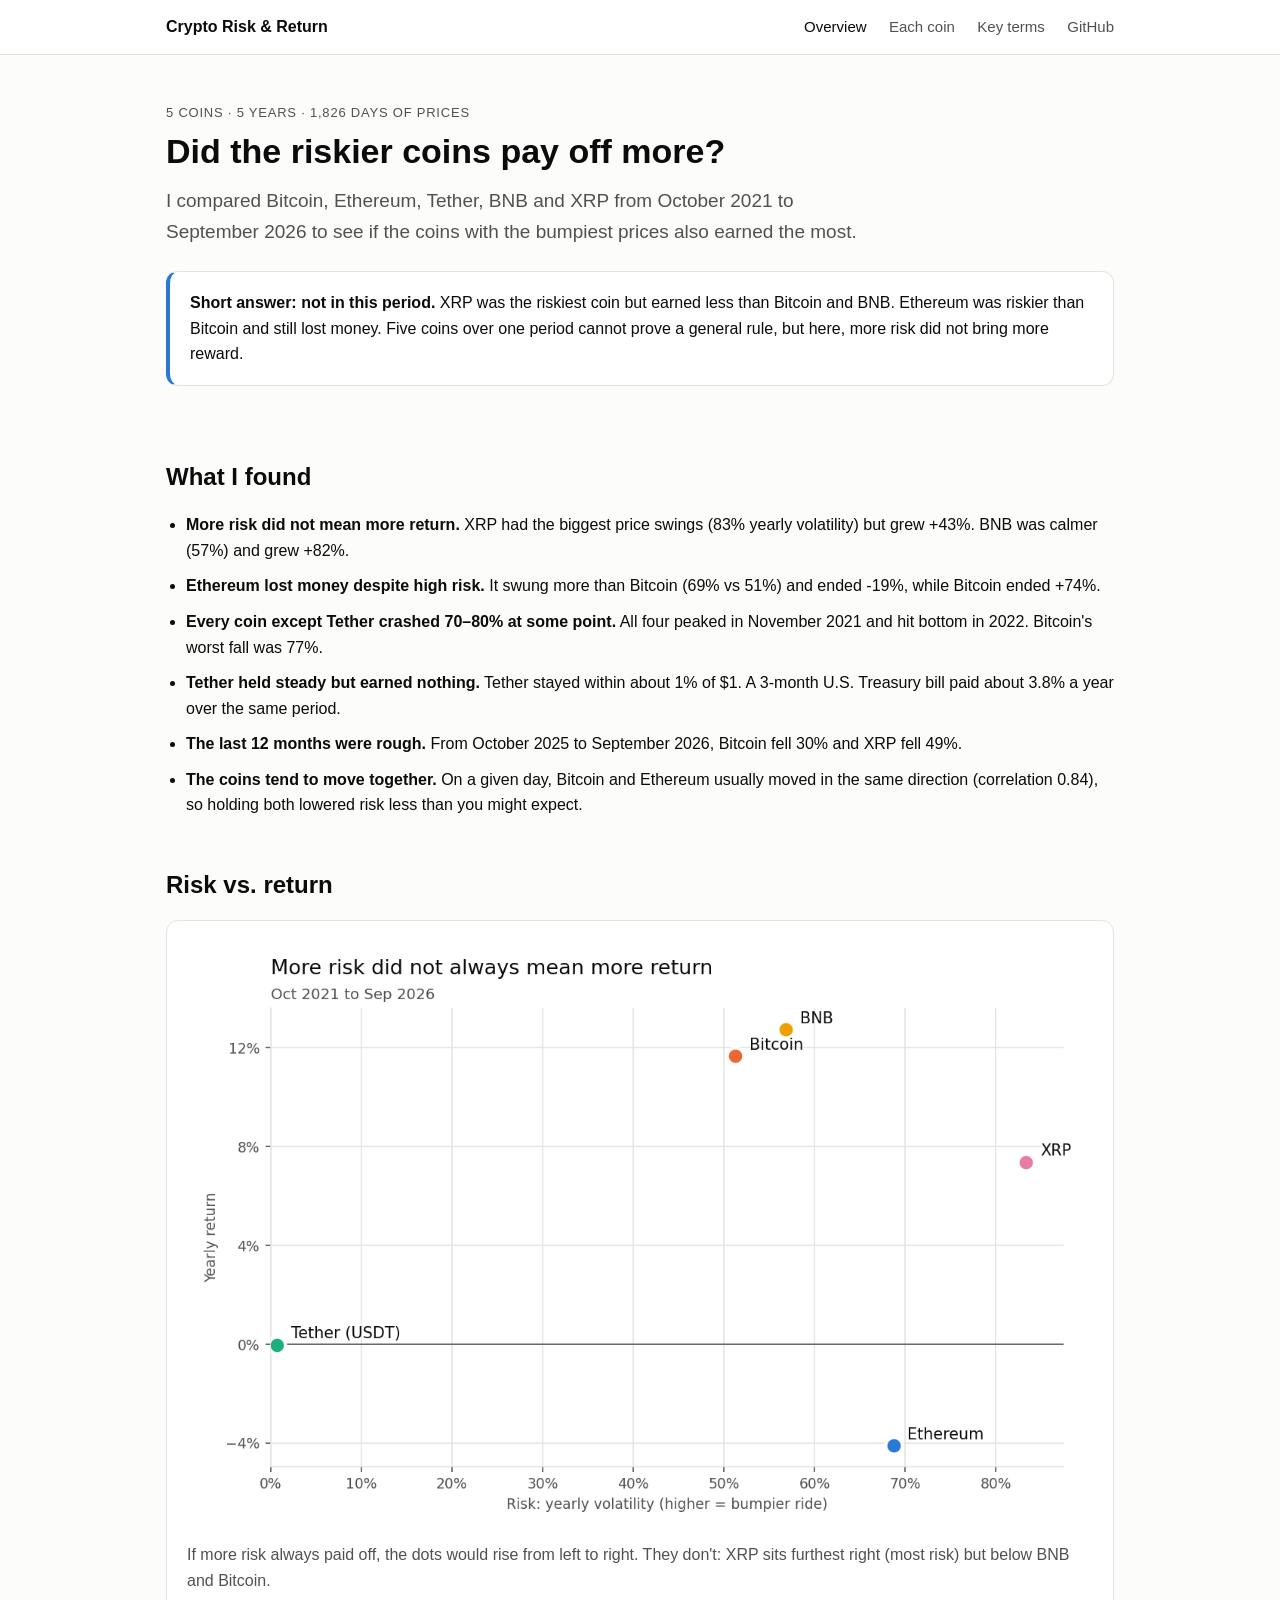
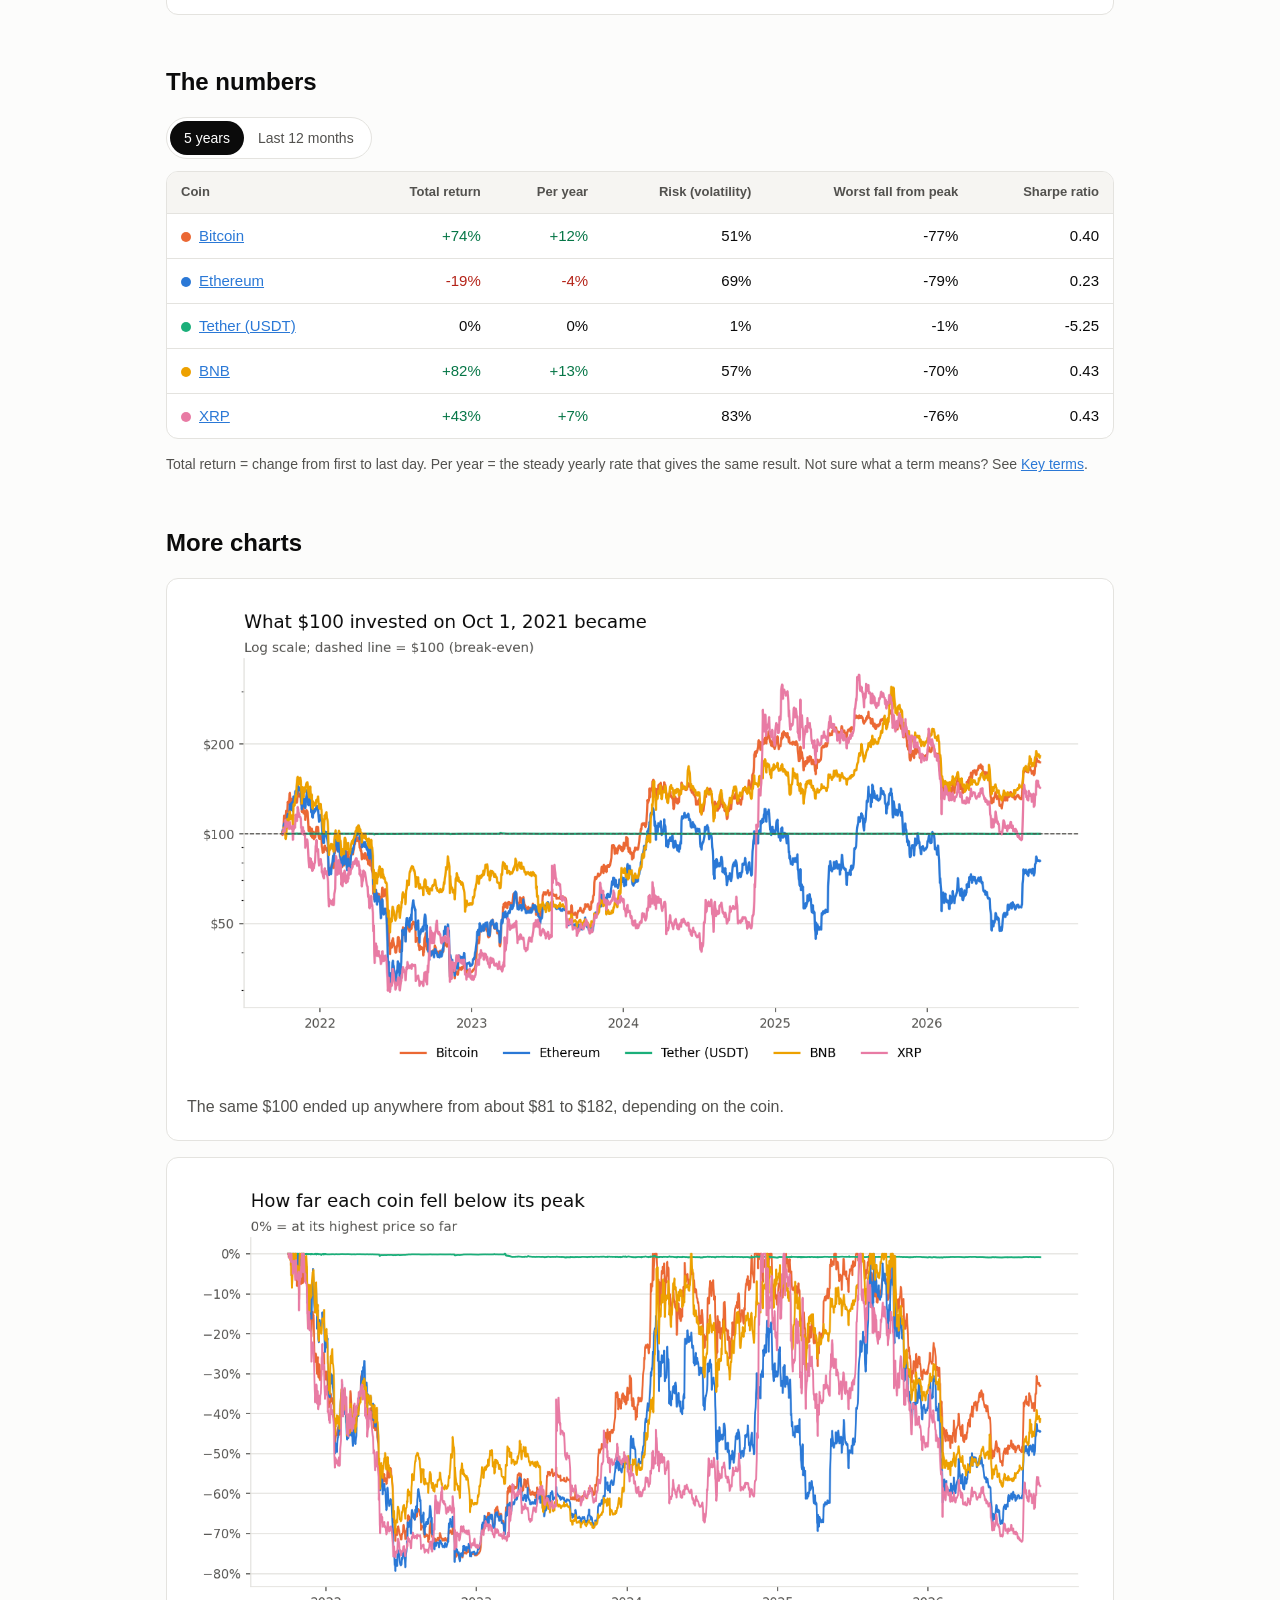
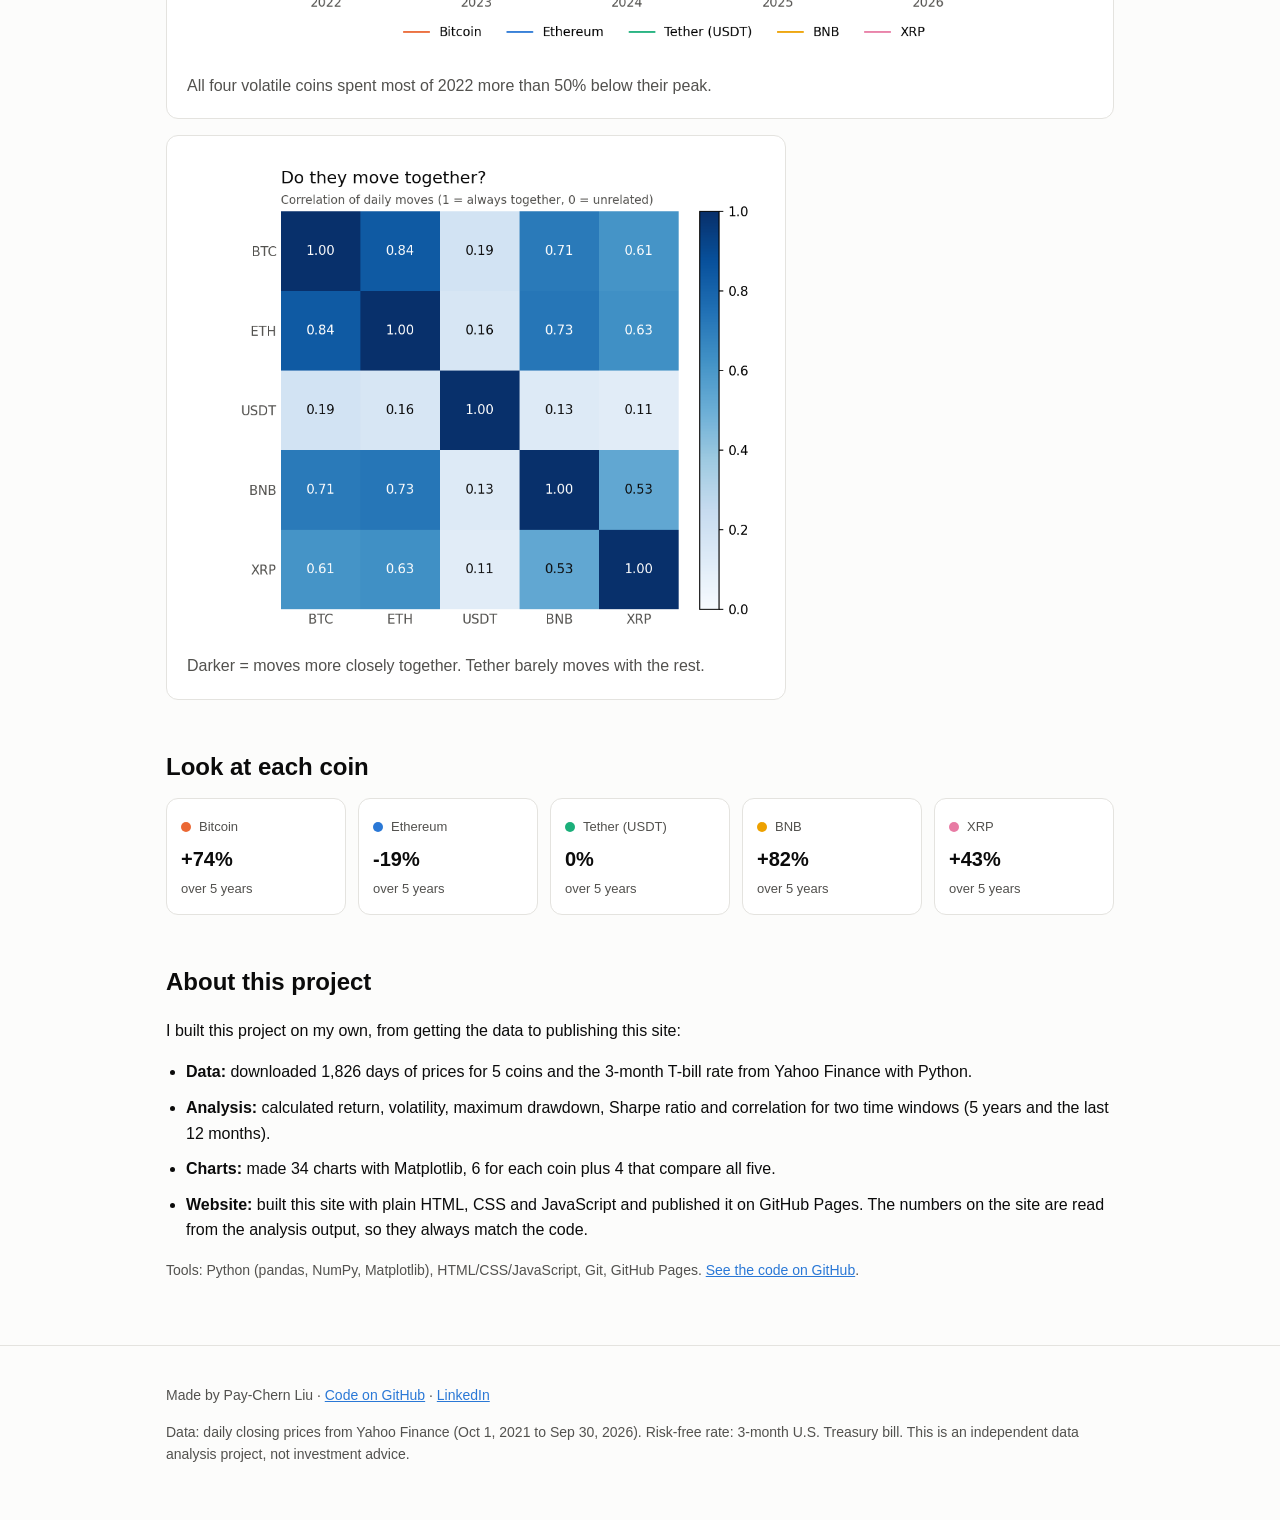
<file: docs/index.html>
<!doctype html>
<html lang="en">
<head>
<meta charset="utf-8">
<meta name="viewport" content="width=device-width, initial-scale=1">
<title>Crypto Risk & Return</title>
<meta name="description" content="Five years of daily data on Bitcoin, Ethereum, Tether, BNB and XRP: did more risk bring more return?">
<link rel="stylesheet" href="style.css">
</head>
<body>
<header class="site"><div class="wrap">
  <a class="brand" href="index.html">Crypto Risk &amp; Return</a>
  <nav>
    <a href="index.html" class="active">Overview</a>
    <a href="coin.html?c=BTC">Each coin</a>
    <a href="glossary.html">Key terms</a>
    <a href="https://github.com/ppc1004/crypto-risk-return">GitHub</a>
  </nav>
</div></header>
<main class="wrap">
  <section class="hero">
    <p class="eyebrow">5 coins · 5 years · <span id="days"></span> days of prices</p>
    <h1>Did the riskier coins pay off more?</h1>
    <p class="lead">I compared Bitcoin, Ethereum, Tether, BNB and XRP from October 2021 to September 2026 to see if the coins with the bumpiest prices also earned the most.</p>
    <div class="answer"><p><strong>Short answer: not in this period.</strong> XRP was the riskiest coin but earned less than Bitcoin and BNB. Ethereum was riskier than Bitcoin and still lost money. Five coins over one period cannot prove a general rule, but here, more risk did not bring more reward.</p></div>
  </section>

  <h2>What I found</h2>
  <ul class="findings">
    <li><strong>More risk did not mean more return.</strong> XRP had the biggest price swings (<span data-v="five_year.XRP.annual_volatility|pctPlain"></span> yearly volatility) but grew <span data-v="five_year.XRP.total_return|pct"></span>. BNB was calmer (<span data-v="five_year.BNB.annual_volatility|pctPlain"></span>) and grew <span data-v="five_year.BNB.total_return|pct"></span>.</li>
    <li><strong>Ethereum lost money despite high risk.</strong> It swung more than Bitcoin (<span data-v="five_year.ETH.annual_volatility|pctPlain"></span> vs <span data-v="five_year.BTC.annual_volatility|pctPlain"></span>) and ended <span data-v="five_year.ETH.total_return|pct"></span>, while Bitcoin ended <span data-v="five_year.BTC.total_return|pct"></span>.</li>
    <li><strong>Every coin except Tether crashed 70–80% at some point.</strong> All four peaked in November 2021 and hit bottom in 2022. Bitcoin's worst fall was <span data-v="five_year.BTC.max_drawdown|abs"></span>.</li>
    <li><strong>Tether held steady but earned nothing.</strong> Tether stayed within about 1% of $1. A 3-month U.S. Treasury bill paid about <span data-v="risk_free.five_year|pct1"></span> a year over the same period.</li>
    <li><strong>The last 12 months were rough.</strong> From October 2025 to September 2026, Bitcoin fell <span data-v="one_year.BTC.total_return|abs"></span> and XRP fell <span data-v="one_year.XRP.total_return|abs"></span>.</li>
    <li><strong>The coins tend to move together.</strong> On a given day, Bitcoin and Ethereum usually moved in the same direction (correlation <span data-v="correlation.BTC.ETH|num"></span>), so holding both lowered risk less than you might expect.</li>
  </ul>

  <h2>Risk vs. return</h2>
  <div class="card">
    <img src="images/compare_risk_vs_return.png" alt="Scatter chart of yearly volatility against yearly return for the five coins">
    <p>If more risk always paid off, the dots would rise from left to right. They don't: XRP sits furthest right (most risk) but below BNB and Bitcoin.</p>
  </div>

  <h2>The numbers</h2>
  <div class="toggle" role="tablist">
    <button class="on" data-w="five_year">5 years</button>
    <button data-w="one_year">Last 12 months</button>
  </div>
  <div class="table-wrap" id="table"></div>
  <p class="note">Total return = change from first to last day. Per year = the steady yearly rate that gives the same result. Not sure what a term means? See <a href="glossary.html">Key terms</a>.</p>

  <h2>More charts</h2>
  <div class="card">
    <img src="images/compare_growth_of_100.png" alt="Line chart of what 100 dollars invested in each coin became">
    <p>The same $100 ended up anywhere from about $<span id="min100"></span> to $<span id="max100"></span>, depending on the coin.</p>
  </div>
  <div class="card">
      <img src="images/compare_drawdown.png" alt="Line chart of how far each coin fell below its peak">
      <p>All four volatile coins spent most of 2022 more than 50% below their peak.</p>
  </div>
  <div class="card narrow">
      <img src="images/compare_correlation.png" alt="Heat map of how closely daily moves of each pair of coins match">
      <p>Darker = moves more closely together. Tether barely moves with the rest.</p>
  </div>

  <h2>Look at each coin</h2>
  <div class="coins" id="coins"></div>

  <h2>About this project</h2>
  <p>I built this project on my own, from getting the data to publishing this site:</p>
  <ul class="findings">
    <li><strong>Data:</strong> downloaded 1,826 days of prices for 5 coins and the 3-month T-bill rate from Yahoo Finance with Python.</li>
    <li><strong>Analysis:</strong> calculated return, volatility, maximum drawdown, Sharpe ratio and correlation for two time windows (5 years and the last 12 months).</li>
    <li><strong>Charts:</strong> made 34 charts with Matplotlib, 6 for each coin plus 4 that compare all five.</li>
    <li><strong>Website:</strong> built this site with plain HTML, CSS and JavaScript and published it on GitHub Pages. The numbers on the site are read from the analysis output, so they always match the code.</li>
  </ul>
  <p class="note">Tools: Python (pandas, NumPy, Matplotlib), HTML/CSS/JavaScript, Git, GitHub Pages. <a href="https://github.com/ppc1004/crypto-risk-return">See the code on GitHub</a>.</p>
</main>
<footer><div class="wrap">
  <p>Made by Pay-Chern Liu · <a href="https://github.com/ppc1004/crypto-risk-return">Code on GitHub</a> · <a href="https://www.linkedin.com/in/pay-chern-liu-8033b033a">LinkedIn</a></p>
  <p>Data: daily closing prices from Yahoo Finance (Oct 1, 2021 to Sep 30, 2026). Risk-free rate: 3-month U.S. Treasury bill. This is an independent data analysis project, not investment advice.</p>
</div></footer>
<script src="app.js"></script>
<script>
loadData().then(function (data) {
  fillValues(data);
  document.getElementById("days").textContent = data.period.days.toLocaleString("en-US");

  function showTable(w) {
    document.getElementById("table").innerHTML = metricsTable(data[w], data.colors);
    document.querySelectorAll(".toggle button").forEach(function (b) {
      b.classList.toggle("on", b.getAttribute("data-w") === w);
    });
  }
  document.querySelectorAll(".toggle button").forEach(function (b) {
    b.addEventListener("click", function () { showTable(b.getAttribute("data-w")); });
  });
  showTable("five_year");

  var ends = COIN_ORDER.map(function (c) { return 100 * (1 + data.five_year[c].total_return); });
  document.getElementById("min100").textContent = Math.round(Math.min.apply(null, ends));
  document.getElementById("max100").textContent = Math.round(Math.max.apply(null, ends));

  var html = "";
  COIN_ORDER.forEach(function (c) {
    var r = data.five_year[c];
    html += '<a class="coin-link" href="coin.html?c=' + c + '">' + dot(data.colors[c]) +
      '<span class="small">' + r.name + '</span><span class="big">' + pct(r.total_return) +
      '</span><span class="small">over 5 years</span></a>';
  });
  document.getElementById("coins").innerHTML = html;
});
</script>
<script data-goatcounter="https://ppc1004.goatcounter.com/count"
        async src="//gc.zgo.at/count.js"></script>
</body>
</html>
</file>
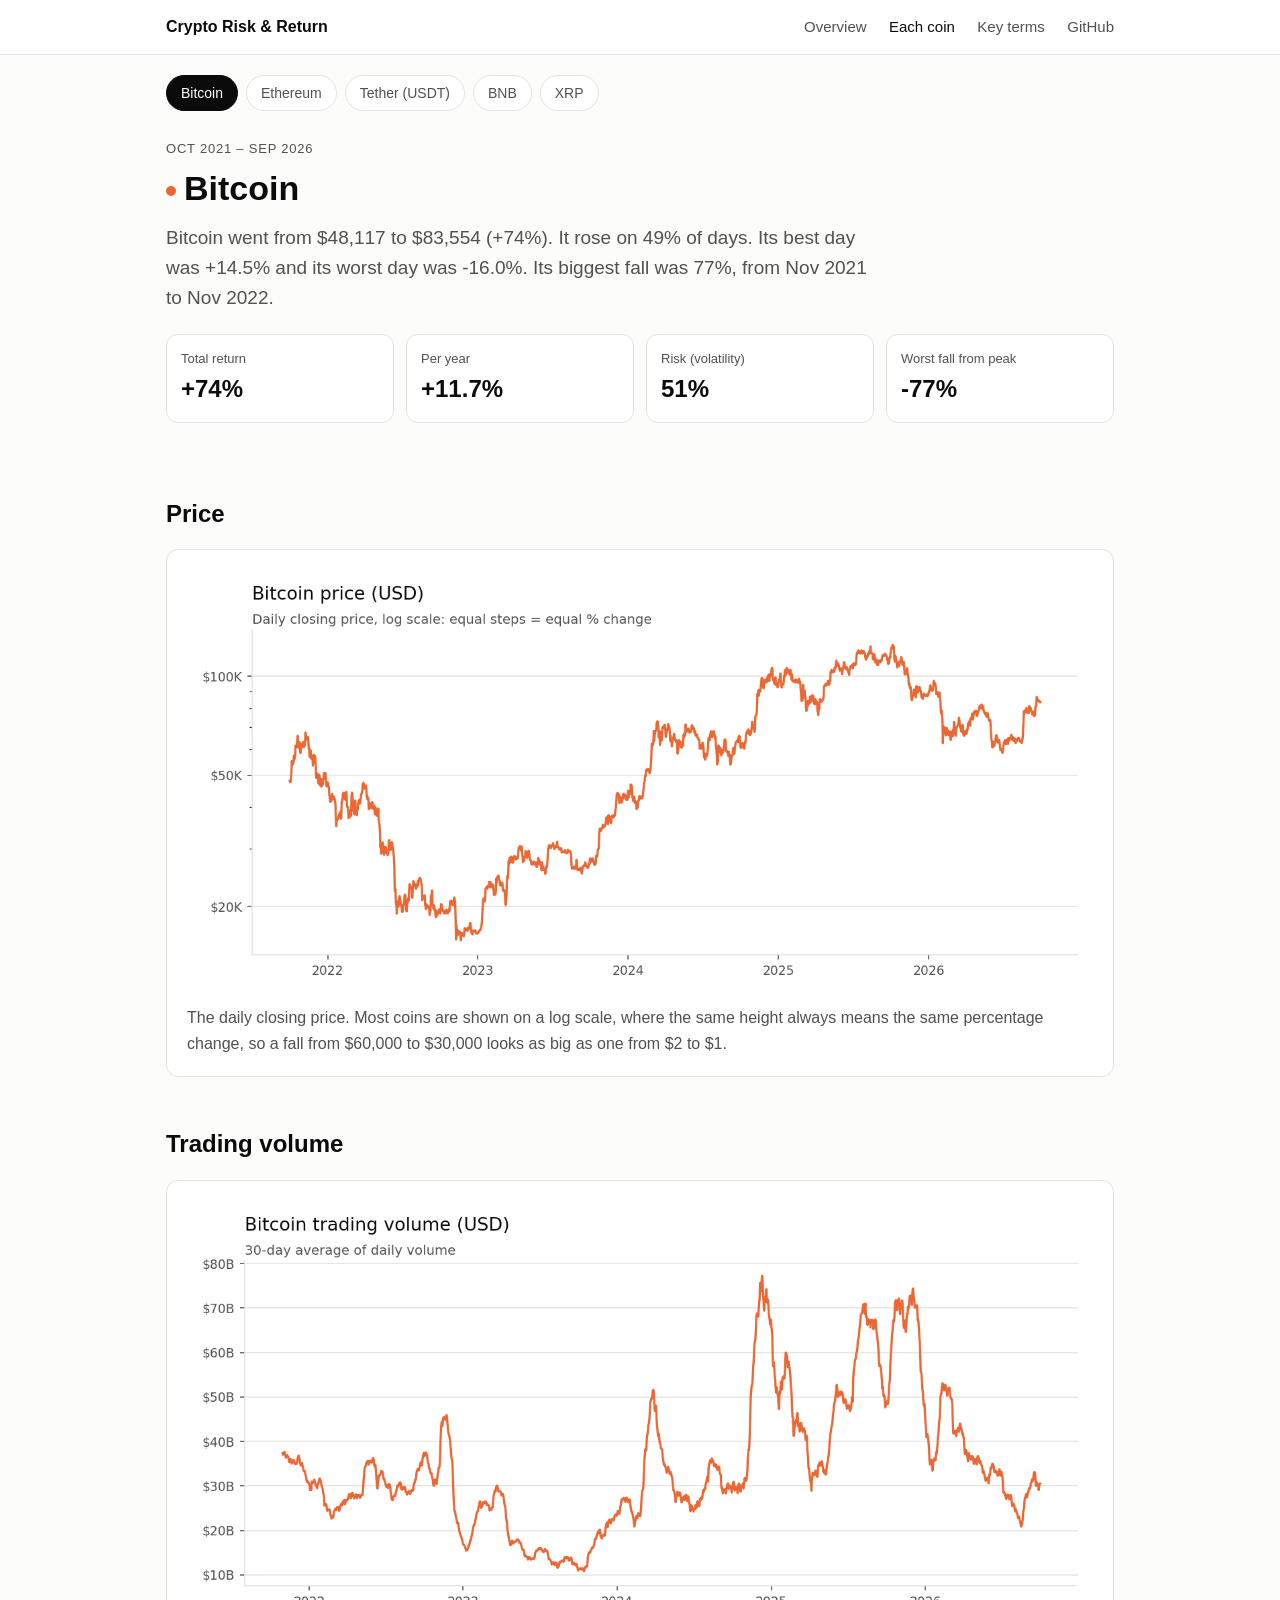
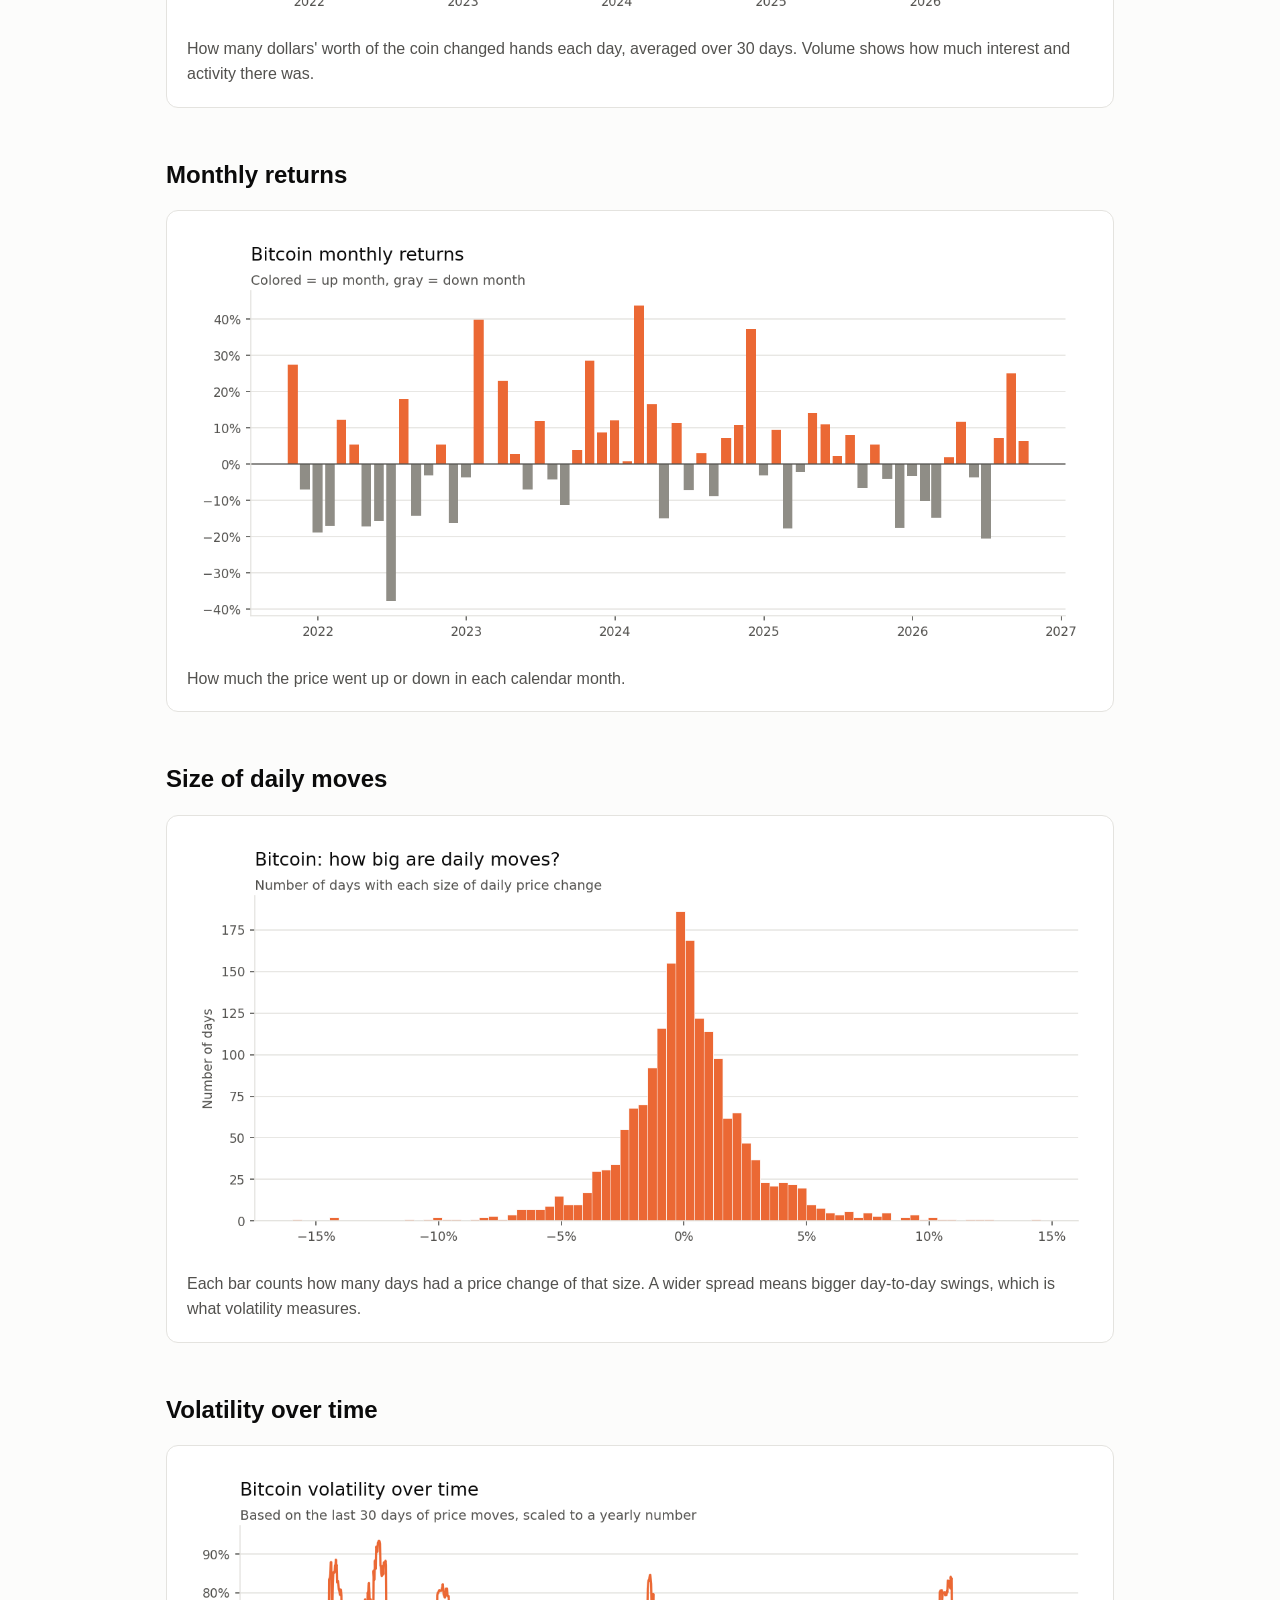
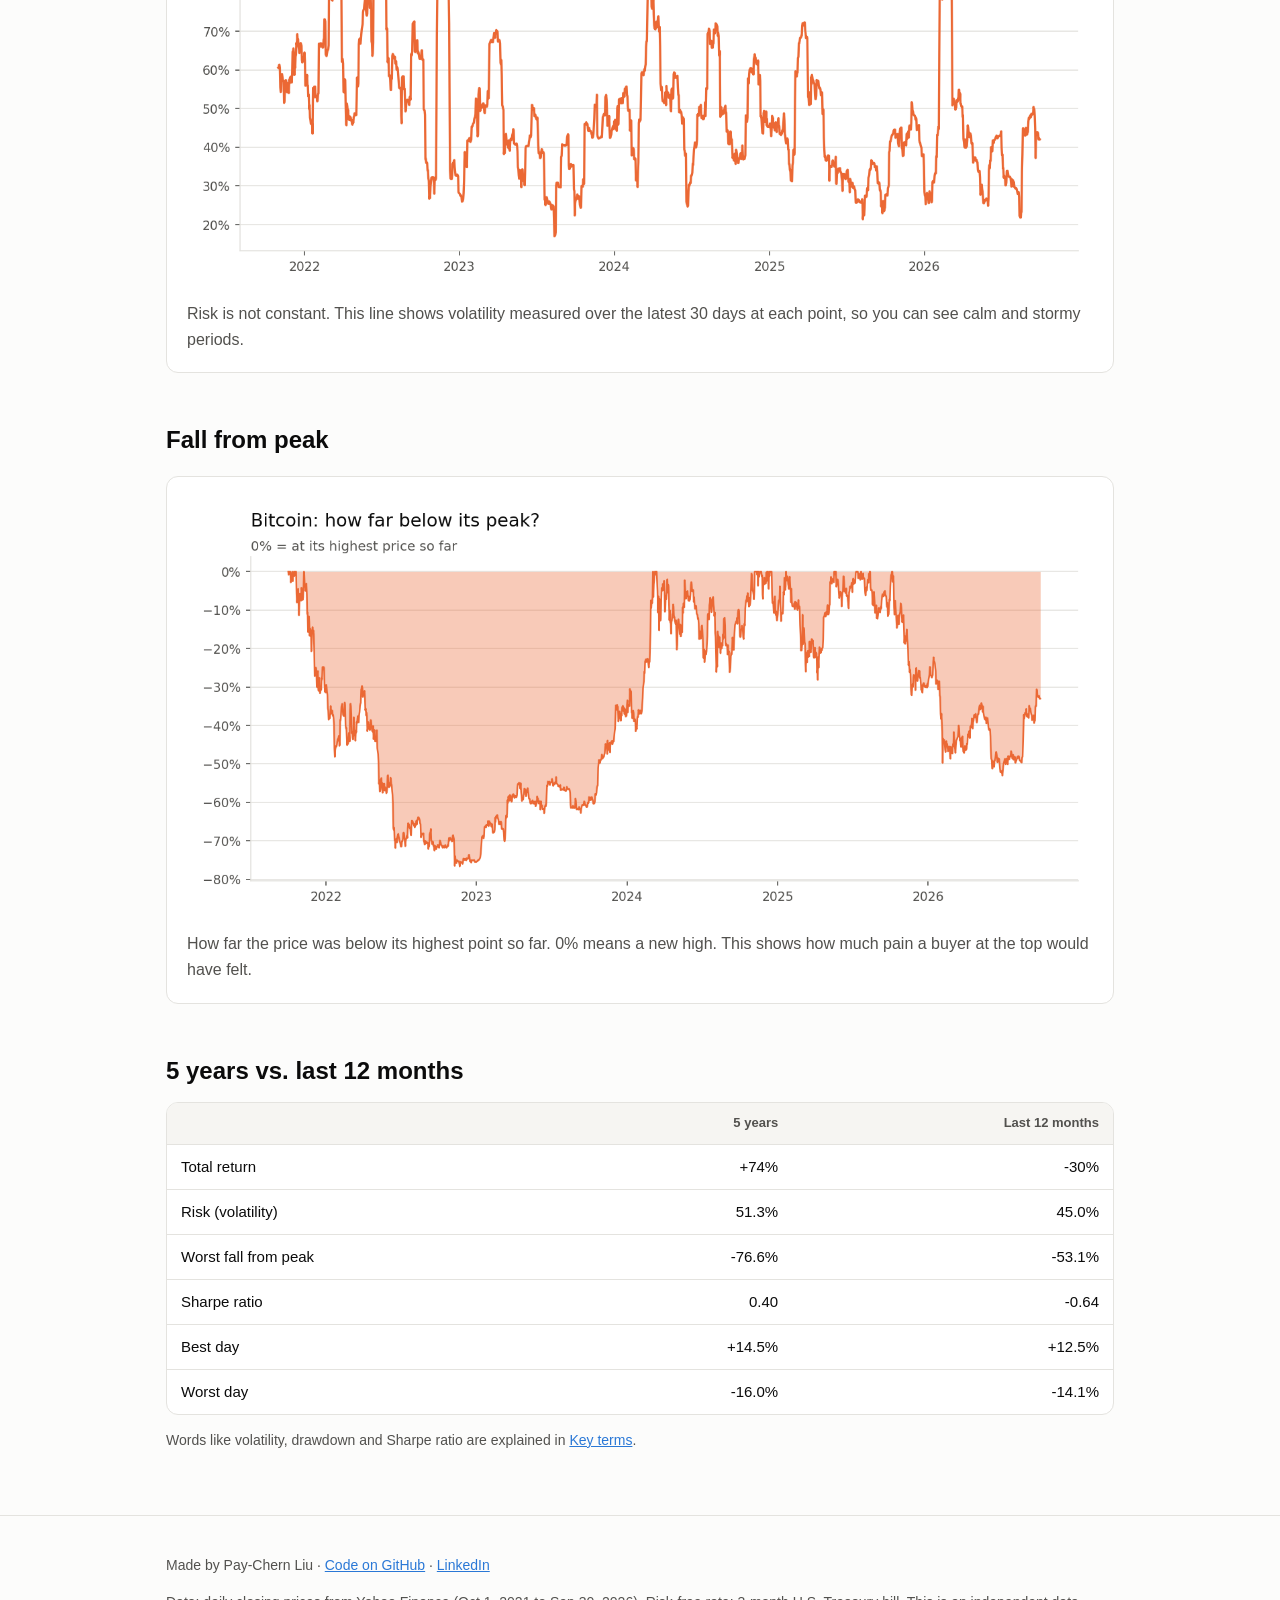
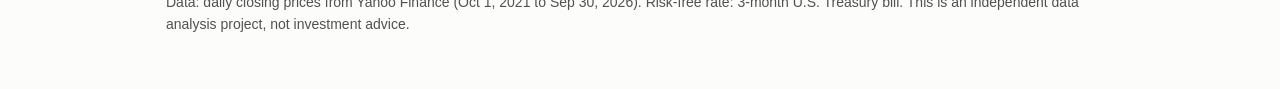
<file: docs/coin.html>
<!doctype html>
<html lang="en">
<head>
<meta charset="utf-8">
<meta name="viewport" content="width=device-width, initial-scale=1">
<title>Each coin · Crypto Risk & Return</title>
<meta name="description" content="Price, volume, returns, volatility and drawdown charts for each coin.">
<link rel="stylesheet" href="style.css">
</head>
<body>
<header class="site"><div class="wrap">
  <a class="brand" href="index.html">Crypto Risk &amp; Return</a>
  <nav>
    <a href="index.html">Overview</a>
    <a href="coin.html?c=BTC" class="active">Each coin</a>
    <a href="glossary.html">Key terms</a>
    <a href="https://github.com/ppc1004/crypto-risk-return">GitHub</a>
  </nav>
</div></header>
<main class="wrap">
  <div class="tabs" id="tabs"></div>
  <section class="hero" style="padding-top:28px">
    <p class="eyebrow">Oct 2021 – Sep 2026</p>
    <h1 id="title"></h1>
    <p class="lead" id="summary"></p>
    <div class="stats" id="stats"></div>
  </section>

  <div id="charts"></div>

  <h2>5 years vs. last 12 months</h2>
  <div class="table-wrap" id="compare"></div>
  <p class="note">Words like volatility, drawdown and Sharpe ratio are explained in <a href="glossary.html">Key terms</a>.</p>
</main>
<footer><div class="wrap">
  <p>Made by Pay-Chern Liu · <a href="https://github.com/ppc1004/crypto-risk-return">Code on GitHub</a> · <a href="https://www.linkedin.com/in/pay-chern-liu-8033b033a">LinkedIn</a></p>
  <p>Data: daily closing prices from Yahoo Finance (Oct 1, 2021 to Sep 30, 2026). Risk-free rate: 3-month U.S. Treasury bill. This is an independent data analysis project, not investment advice.</p>
</div></footer>
<script src="app.js"></script>
<script>
var CHARTS = [
  ["01_price", "Price", "The daily closing price. Most coins are shown on a log scale, where the same height always means the same percentage change, so a fall from $60,000 to $30,000 looks as big as one from $2 to $1."],
  ["02_volume", "Trading volume", "How many dollars' worth of the coin changed hands each day, averaged over 30 days. Volume shows how much interest and activity there was."],
  ["03_monthly_returns", "Monthly returns", "How much the price went up or down in each calendar month."],
  ["04_daily_return_hist", "Size of daily moves", "Each bar counts how many days had a price change of that size. A wider spread means bigger day-to-day swings, which is what volatility measures."],
  ["05_rolling_volatility", "Volatility over time", "Risk is not constant. This line shows volatility measured over the latest 30 days at each point, so you can see calm and stormy periods."],
  ["06_drawdown", "Fall from peak", "How far the price was below its highest point so far. 0% means a new high. This shows how much pain a buyer at the top would have felt."]
];

loadData().then(function (data) {
  var coin = new URLSearchParams(location.search).get("c");
  if (COIN_ORDER.indexOf(coin) < 0) coin = "BTC";
  var r = data.five_year[coin];
  var r1 = data.one_year[coin];
  document.title = r.name + " · Crypto Risk & Return";

  var tabs = "";
  COIN_ORDER.forEach(function (c) {
    tabs += '<a href="coin.html?c=' + c + '"' + (c === coin ? ' class="on"' : "") + ">" + data.five_year[c].name + "</a>";
  });
  document.getElementById("tabs").innerHTML = tabs;

  document.getElementById("title").innerHTML = dot(data.colors[coin]) + r.name;
  var s = r.name + " went from " + money(r.start_price) + " to " + money(r.end_price) +
    " (" + pct(r.total_return) + "). It rose on " + pctPlain(r.share_of_up_days) +
    " of days. Its best day was " + pct(r.best_day, 1) + " and its worst day was " + pct(r.worst_day, 1) + ".";
  if (coin === "USDT") {
    s += " Tether is a stablecoin designed to stay at $1, so it is a useful baseline for the other four.";
  } else {
    s += " Its biggest fall was " + pctPlain(Math.abs(r.max_drawdown)) + ", from " +
      niceDate(r.drawdown_peak_date) + " to " + niceDate(r.drawdown_bottom_date) + ".";
  }
  document.getElementById("summary").textContent = s;

  var stats = [
    ["Total return", pct(r.total_return)],
    ["Per year", pct(r.annual_return, 1)],
    ["Risk (volatility)", pctPlain(r.annual_volatility, coin === "USDT" ? 1 : 0)],
    ["Worst fall from peak", pctPlain(r.max_drawdown, coin === "USDT" ? 1 : 0)]
  ];
  document.getElementById("stats").innerHTML = stats.map(function (x) {
    return '<div class="stat"><div class="label">' + x[0] + '</div><div class="value">' + x[1] + "</div></div>";
  }).join("");

  document.getElementById("charts").innerHTML = CHARTS.map(function (c) {
    return '<h2>' + c[1] + '</h2><div class="card"><img loading="lazy" src="images/' + coin + "_" + c[0] +
      '.png" alt="' + r.name + " " + c[1].toLowerCase() + ' chart"><p>' + c[2] + "</p></div>";
  }).join("");

  var rows = [
    ["Total return", pct(r.total_return), pct(r1.total_return)],
    ["Risk (volatility)", pctPlain(r.annual_volatility, 1), pctPlain(r1.annual_volatility, 1)],
    ["Worst fall from peak", pctPlain(r.max_drawdown, 1), pctPlain(r1.max_drawdown, 1)],
    ["Sharpe ratio", num(r.sharpe_ratio), num(r1.sharpe_ratio)],
    ["Best day", pct(r.best_day, 1), pct(r1.best_day, 1)],
    ["Worst day", pct(r.worst_day, 1), pct(r1.worst_day, 1)]
  ];
  document.getElementById("compare").innerHTML = "<table><thead><tr><th></th><th>5 years</th><th>Last 12 months</th></tr></thead><tbody>" +
    rows.map(function (x) { return "<tr><td>" + x[0] + "</td><td>" + x[1] + "</td><td>" + x[2] + "</td></tr>"; }).join("") +
    "</tbody></table>";
});
</script>
<script data-goatcounter="https://ppc1004.goatcounter.com/count"
        async src="//gc.zgo.at/count.js"></script>
</body>
</html>
</file>
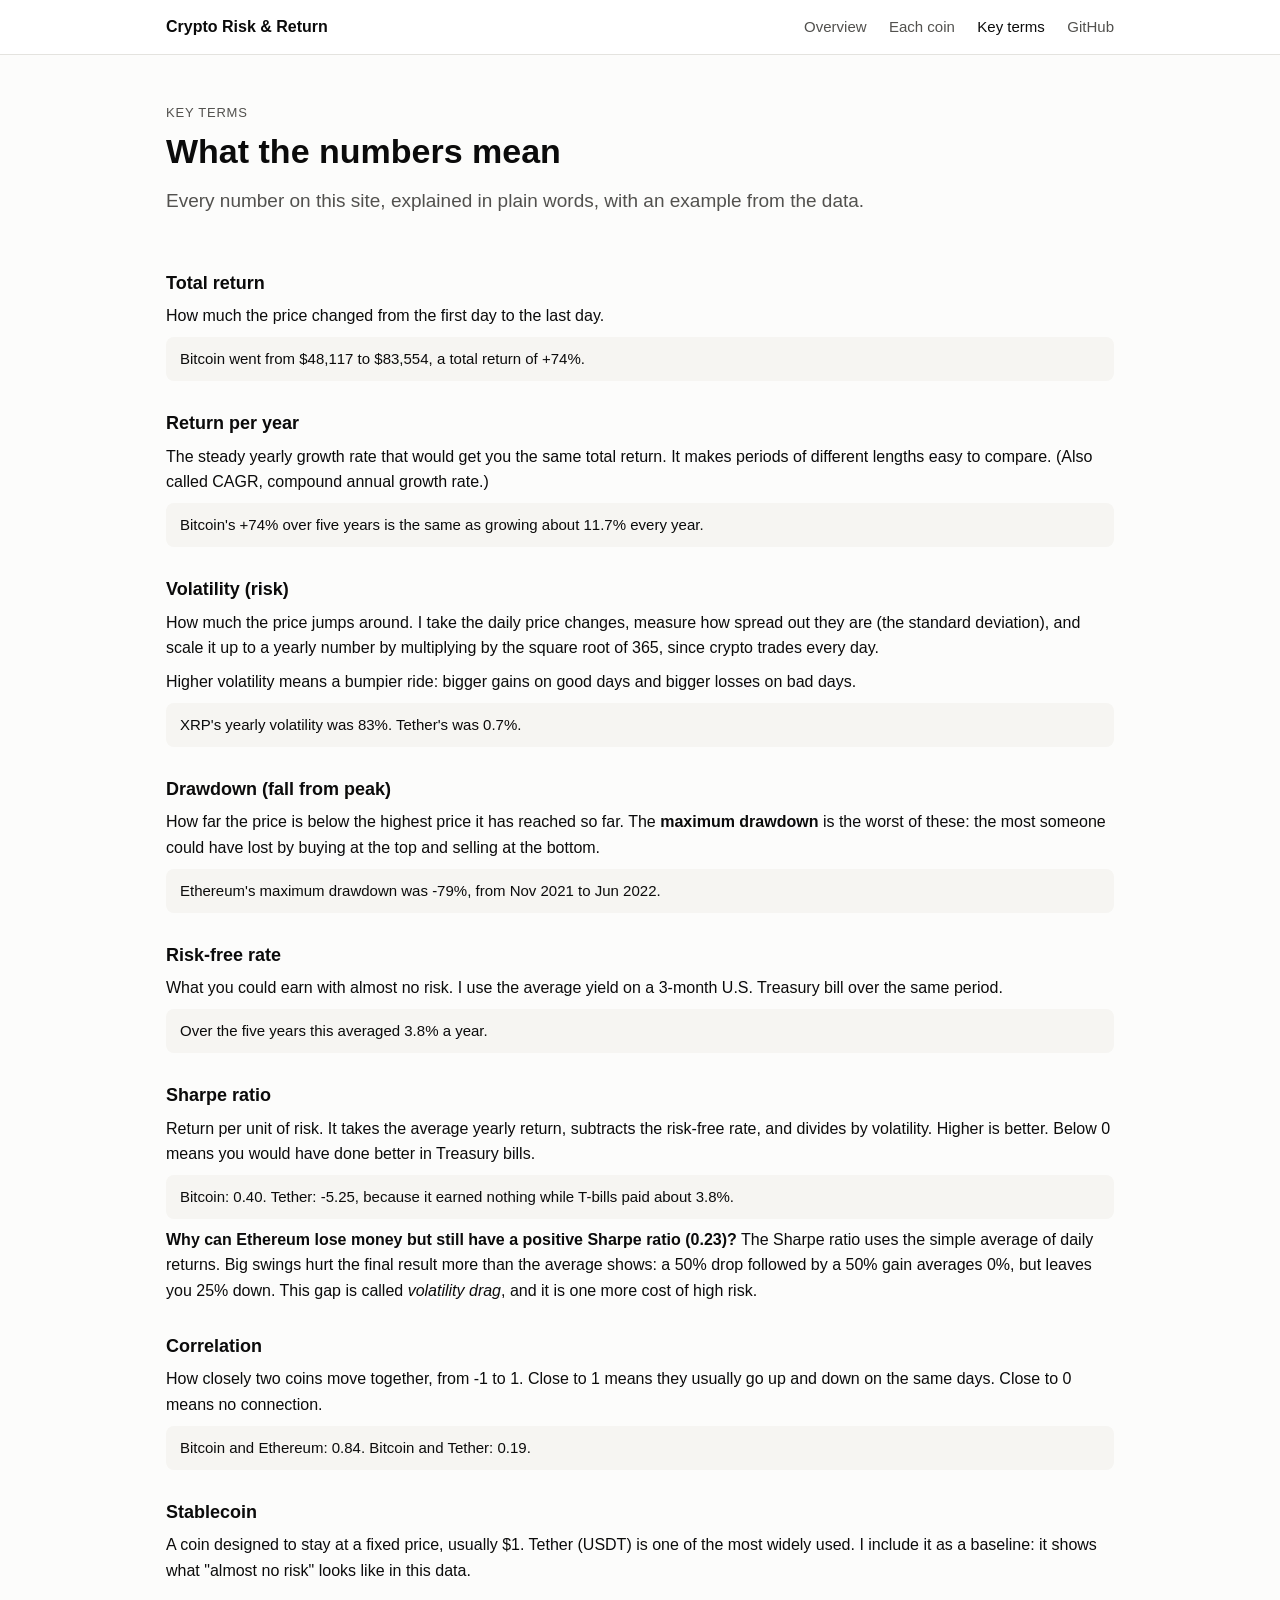
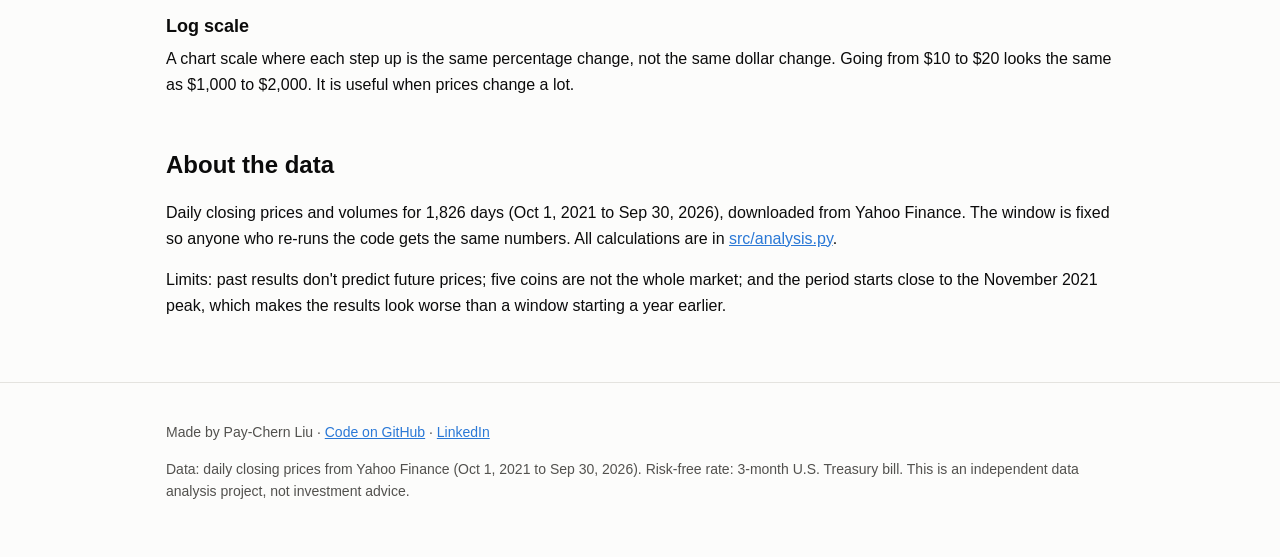
<file: docs/glossary.html>
<!doctype html>
<html lang="en">
<head>
<meta charset="utf-8">
<meta name="viewport" content="width=device-width, initial-scale=1">
<title>Key terms · Crypto Risk & Return</title>
<meta name="description" content="Plain-English explanations of return, volatility, drawdown, Sharpe ratio and correlation.">
<link rel="stylesheet" href="style.css">
</head>
<body>
<header class="site"><div class="wrap">
  <a class="brand" href="index.html">Crypto Risk &amp; Return</a>
  <nav>
    <a href="index.html">Overview</a>
    <a href="coin.html?c=BTC">Each coin</a>
    <a href="glossary.html" class="active">Key terms</a>
    <a href="https://github.com/ppc1004/crypto-risk-return">GitHub</a>
  </nav>
</div></header>
<main class="wrap">
  <section class="hero">
    <p class="eyebrow">Key terms</p>
    <h1>What the numbers mean</h1>
    <p class="lead">Every number on this site, explained in plain words, with an example from the data.</p>
  </section>

  <dl class="glossary">
    <dt>Total return</dt>
    <dd><p>How much the price changed from the first day to the last day.</p>
      <p class="example">Bitcoin went from <span data-v="five_year.BTC.start_price|money"></span> to <span data-v="five_year.BTC.end_price|money"></span>, a total return of <span data-v="five_year.BTC.total_return"></span>.</p></dd>

    <dt>Return per year</dt>
    <dd><p>The steady yearly growth rate that would get you the same total return. It makes periods of different lengths easy to compare. (Also called CAGR, compound annual growth rate.)</p>
      <p class="example">Bitcoin's <span data-v="five_year.BTC.total_return"></span> over five years is the same as growing about <span data-v="five_year.BTC.annual_return|pct1"></span> every year.</p></dd>

    <dt>Volatility (risk)</dt>
    <dd><p>How much the price jumps around. I take the daily price changes, measure how spread out they are (the standard deviation), and scale it up to a yearly number by multiplying by the square root of 365, since crypto trades every day.</p>
      <p>Higher volatility means a bumpier ride: bigger gains on good days and bigger losses on bad days.</p>
      <p class="example">XRP's yearly volatility was <span data-v="five_year.XRP.annual_volatility|pctPlain"></span>. Tether's was <span data-v="five_year.USDT.annual_volatility|pct1"></span>.</p></dd>

    <dt>Drawdown (fall from peak)</dt>
    <dd><p>How far the price is below the highest price it has reached so far. The <strong>maximum drawdown</strong> is the worst of these: the most someone could have lost by buying at the top and selling at the bottom.</p>
      <p class="example">Ethereum's maximum drawdown was <span data-v="five_year.ETH.max_drawdown|pctPlain"></span>, from <span data-v="five_year.ETH.drawdown_peak_date|date"></span> to <span data-v="five_year.ETH.drawdown_bottom_date|date"></span>.</p></dd>

    <dt>Risk-free rate</dt>
    <dd><p>What you could earn with almost no risk. I use the average yield on a 3-month U.S. Treasury bill over the same period.</p>
      <p class="example">Over the five years this averaged <span data-v="risk_free.five_year|pct1"></span> a year.</p></dd>

    <dt>Sharpe ratio</dt>
    <dd><p>Return per unit of risk. It takes the average yearly return, subtracts the risk-free rate, and divides by volatility. Higher is better. Below 0 means you would have done better in Treasury bills.</p>
      <p class="example">Bitcoin: <span data-v="five_year.BTC.sharpe_ratio|num"></span>. Tether: <span data-v="five_year.USDT.sharpe_ratio|num"></span>, because it earned nothing while T-bills paid about <span data-v="risk_free.five_year|pct1"></span>.</p>
      <p><strong>Why can Ethereum lose money but still have a positive Sharpe ratio (<span data-v="five_year.ETH.sharpe_ratio|num"></span>)?</strong> The Sharpe ratio uses the simple average of daily returns. Big swings hurt the final result more than the average shows: a 50% drop followed by a 50% gain averages 0%, but leaves you 25% down. This gap is called <em>volatility drag</em>, and it is one more cost of high risk.</p></dd>

    <dt>Correlation</dt>
    <dd><p>How closely two coins move together, from -1 to 1. Close to 1 means they usually go up and down on the same days. Close to 0 means no connection.</p>
      <p class="example">Bitcoin and Ethereum: <span data-v="correlation.BTC.ETH|num"></span>. Bitcoin and Tether: <span data-v="correlation.BTC.USDT|num"></span>.</p></dd>

    <dt>Stablecoin</dt>
    <dd><p>A coin designed to stay at a fixed price, usually $1. Tether (USDT) is one of the most widely used. I include it as a baseline: it shows what "almost no risk" looks like in this data.</p></dd>

    <dt>Log scale</dt>
    <dd><p>A chart scale where each step up is the same percentage change, not the same dollar change. Going from $10 to $20 looks the same as $1,000 to $2,000. It is useful when prices change a lot.</p></dd>
  </dl>

  <h2>About the data</h2>
  <p>Daily closing prices and volumes for <span id="days"></span> days (Oct 1, 2021 to Sep 30, 2026), downloaded from Yahoo Finance. The window is fixed so anyone who re-runs the code gets the same numbers. All calculations are in <a href="https://github.com/ppc1004/crypto-risk-return/blob/main/src/analysis.py">src/analysis.py</a>.</p>
  <p>Limits: past results don't predict future prices; five coins are not the whole market; and the period starts close to the November 2021 peak, which makes the results look worse than a window starting a year earlier.</p>
</main>
<footer><div class="wrap">
  <p>Made by Pay-Chern Liu · <a href="https://github.com/ppc1004/crypto-risk-return">Code on GitHub</a> · <a href="https://www.linkedin.com/in/pay-chern-liu-8033b033a">LinkedIn</a></p>
  <p>Data: daily closing prices from Yahoo Finance (Oct 1, 2021 to Sep 30, 2026). Risk-free rate: 3-month U.S. Treasury bill. This is an independent data analysis project, not investment advice.</p>
</div></footer>
<script src="app.js"></script>
<script>
loadData().then(function (data) {
  document.querySelectorAll('[data-v$="|money"]').forEach(function (el) {
    var v = el.getAttribute("data-v").split("|")[0].split(".").reduce(function (o, k) { return o[k]; }, data);
    el.textContent = money(v);
    el.removeAttribute("data-v");
  });
  fillValues(data);
  document.getElementById("days").textContent = data.period.days.toLocaleString("en-US");
});
</script>
<script data-goatcounter="https://ppc1004.goatcounter.com/count"
        async src="//gc.zgo.at/count.js"></script>
</body>
</html>
</file>
<file: docs/style.css>
:root {
  --bg: #fcfcfb;
  --card: #ffffff;
  --text: #0b0b0b;
  --muted: #52514e;
  --line: #e4e3df;
  --accent: #2a78d6;
  --down: #b42318;
  --up: #067647;
  --radius: 12px;
  color-scheme: light;
}
* { box-sizing: border-box; }
body {
  margin: 0;
  background: var(--bg);
  color: var(--text);
  font: 16px/1.6 -apple-system, BlinkMacSystemFont, "Segoe UI", Roboto, Helvetica, Arial, sans-serif;
}
a { color: var(--accent); }
.wrap { max-width: 980px; margin: 0 auto; padding: 0 16px; }
header.site { border-bottom: 1px solid var(--line); background: var(--card); }
header.site .wrap { display: flex; align-items: center; justify-content: space-between; gap: 12px; flex-wrap: wrap; padding-top: 14px; padding-bottom: 14px; }
.brand { font-weight: 700; text-decoration: none; color: var(--text); }
nav a { margin-left: 18px; text-decoration: none; color: var(--muted); font-size: 15px; }
nav a:first-child { margin-left: 0; }
nav a.active, nav a:hover { color: var(--text); }
.hero { padding: 48px 0 24px; }
.eyebrow { font-size: 13px; letter-spacing: .06em; text-transform: uppercase; color: var(--muted); margin: 0 0 8px; }
h1 { font-size: 34px; line-height: 1.2; margin: 0 0 14px; }
h2 { font-size: 24px; margin: 48px 0 12px; }
h3 { font-size: 18px; margin: 0 0 6px; }
.lead { font-size: 19px; color: var(--muted); max-width: 720px; margin: 0; }
.answer { background: var(--card); border: 1px solid var(--line); border-left: 4px solid var(--accent); border-radius: var(--radius); padding: 18px 20px; margin: 24px 0 0; }
.answer p { margin: 0; }
ul.findings { padding-left: 20px; }
ul.findings li { margin-bottom: 10px; }
.card { background: var(--card); border: 1px solid var(--line); border-radius: var(--radius); padding: 20px; margin: 16px 0; }
.card img { width: 100%; height: auto; display: block; }
.card p { margin: 12px 0 0; color: var(--muted); }
.grid2 { display: grid; grid-template-columns: 1fr 1fr; gap: 16px; }
.table-wrap { overflow-x: auto; border: 1px solid var(--line); border-radius: var(--radius); background: var(--card); }
table { border-collapse: collapse; width: 100%; font-size: 15px; font-variant-numeric: tabular-nums; }
th, td { padding: 10px 14px; text-align: right; border-bottom: 1px solid var(--line); white-space: nowrap; }
th:first-child, td:first-child { text-align: left; }
thead th { font-size: 13px; color: var(--muted); font-weight: 600; background: #f6f5f2; }
tbody tr:last-child td { border-bottom: 0; }
td.neg { color: var(--down); }
td.pos { color: var(--up); }
.dot { display: inline-block; width: 10px; height: 10px; border-radius: 50%; margin-right: 8px; vertical-align: middle; }
.toggle { display: inline-flex; border: 1px solid var(--line); border-radius: 999px; padding: 3px; background: var(--card); margin: 4px 0 12px; }
.toggle button { border: 0; background: none; padding: 6px 14px; border-radius: 999px; font: inherit; font-size: 14px; color: var(--muted); cursor: pointer; }
.toggle button.on { background: var(--text); color: #fff; }
.note { font-size: 14px; color: var(--muted); }
.coins { display: grid; grid-template-columns: repeat(5, 1fr); gap: 12px; }
.coin-link { display: block; text-decoration: none; color: var(--text); background: var(--card); border: 1px solid var(--line); border-radius: var(--radius); padding: 14px; }
.coin-link:hover { border-color: var(--muted); }
.coin-link .big { font-size: 20px; font-weight: 700; display: block; margin-top: 4px; }
.coin-link .small { font-size: 13px; color: var(--muted); }
.stats { display: grid; grid-template-columns: repeat(4, 1fr); gap: 12px; margin-top: 20px; }
.stat { background: var(--card); border: 1px solid var(--line); border-radius: var(--radius); padding: 14px; }
.stat .label { font-size: 13px; color: var(--muted); }
.stat .value { font-size: 24px; font-weight: 700; font-variant-numeric: tabular-nums; }
.tabs { display: flex; gap: 8px; flex-wrap: wrap; margin: 20px 0 0; }
.tabs a { text-decoration: none; border: 1px solid var(--line); border-radius: 999px; padding: 6px 14px; color: var(--muted); background: var(--card); font-size: 14px; }
.tabs a.on { color: #fff; background: var(--text); border-color: var(--text); }
dl.glossary dt { font-weight: 700; font-size: 18px; margin-top: 28px; }
dl.glossary dd { margin: 6px 0 0; color: var(--text); }
dl.glossary dd p { margin: 0 0 8px; }
.example { background: #f6f5f2; border-radius: 8px; padding: 10px 14px; font-size: 15px; }
footer { border-top: 1px solid var(--line); margin-top: 64px; padding: 24px 0 40px; font-size: 14px; color: var(--muted); }
@media (max-width: 760px) {
  h1 { font-size: 27px; }
  .grid2 { grid-template-columns: 1fr; }
  .coins { grid-template-columns: repeat(2, 1fr); }
  .stats { grid-template-columns: repeat(2, 1fr); }
  nav a { margin-left: 12px; }
  .card { padding: 14px; }
}
.card.narrow { max-width: 620px; }
</file>
